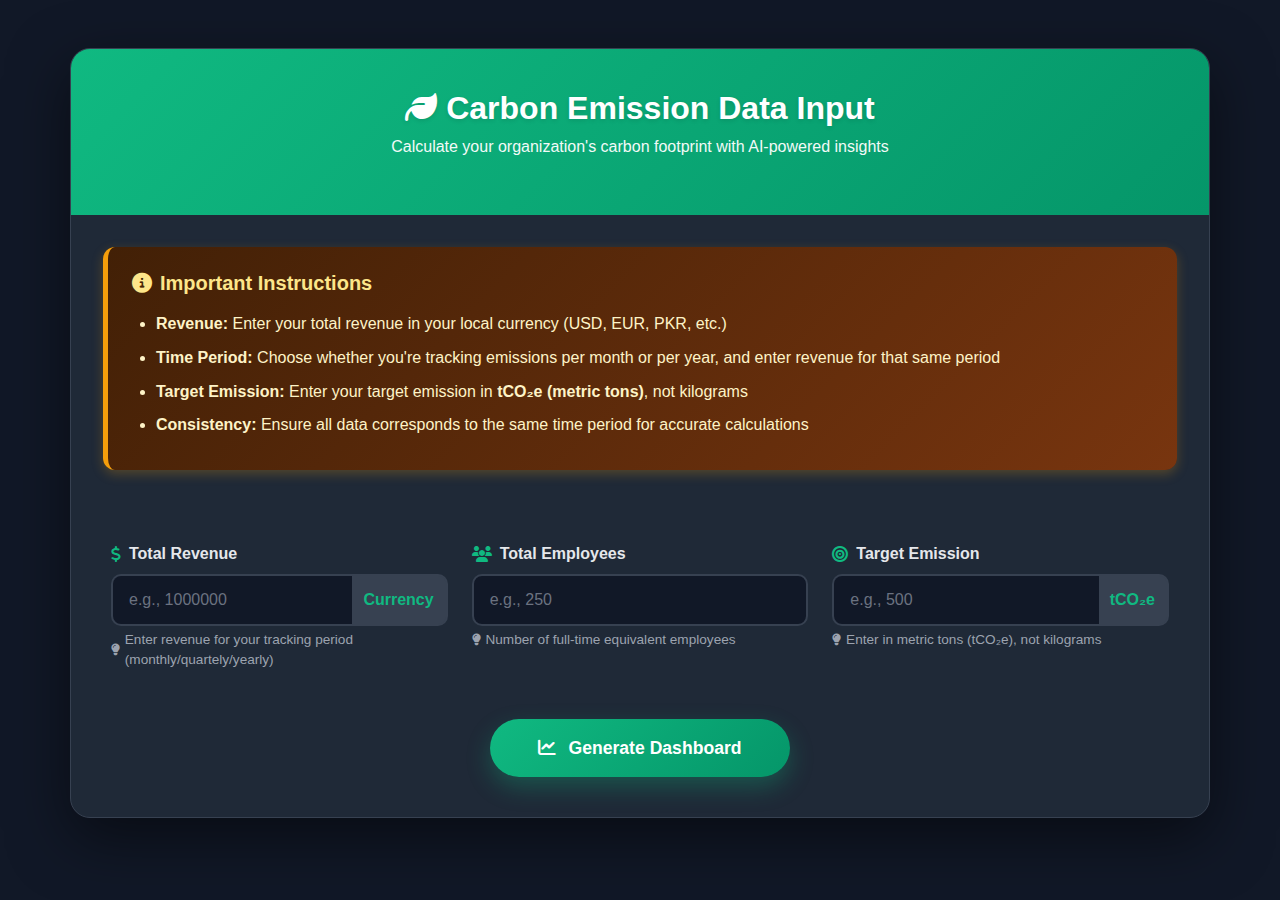
<file: templates/summary_input.html>
<!DOCTYPE html>
<html lang="en">
<head>
    <meta charset="UTF-8">
    <meta name="viewport" content="width=device-width, initial-scale=1.0">
    <title>Carbon Emission Data Input</title>
    <link href="https://cdn.jsdelivr.net/npm/bootstrap@5.3.0/dist/css/bootstrap.min.css" rel="stylesheet">
    <link href="https://cdnjs.cloudflare.com/ajax/libs/font-awesome/6.4.0/css/all.min.css" rel="stylesheet">
    <style>
        :root {
            --primary-green: #10b981;
            --dark-green: #059669;
            --light-green: #d1fae5;
            --text-dark: #1f2937;
            --border-color: #374151;
            --bg-dark: #111827;
            --card-dark: #1f2937;
        }

        body {
            background: #111827;
            min-height: 100vh;
            font-family: 'Segoe UI', Tahoma, Geneva, Verdana, sans-serif;
        }

        .main-container {
            padding: 3rem 0;
        }

        .form-card {
            background: var(--card-dark);
            border-radius: 20px;
            box-shadow: 0 20px 60px rgba(0, 0, 0, 0.5);
            overflow: hidden;
            transition: transform 0.3s ease;
            border: 1px solid var(--border-color);
        }

        .form-card:hover {
            transform: translateY(-5px);
        }

        .card-header-custom {
            background: linear-gradient(135deg, var(--primary-green) 0%, var(--dark-green) 100%);
            padding: 2.5rem;
            text-align: center;
            color: white;
        }

        .card-header-custom h2 {
            font-size: 2rem;
            font-weight: 700;
            margin: 0;
            text-shadow: 0 2px 4px rgba(0, 0, 0, 0.1);
        }

        .card-header-custom .subtitle {
            font-size: 1rem;
            opacity: 0.95;
            margin-top: 0.5rem;
        }

        .instruction-box {
            background: linear-gradient(135deg, #422006 0%, #78350f 100%);
            border-left: 5px solid #f59e0b;
            padding: 1.5rem;
            border-radius: 12px;
            margin: 2rem;
            box-shadow: 0 4px 12px rgba(245, 158, 11, 0.25);
        }

        .instruction-box h5 {
            color: #fde68a;
            font-weight: 700;
            margin-bottom: 1rem;
            display: flex;
            align-items: center;
            gap: 0.5rem;
        }

        .instruction-box ul {
            margin-bottom: 0;
            padding-left: 1.5rem;
            color: #fef3c7;
        }

        .instruction-box li {
            margin-bottom: 0.5rem;
            line-height: 1.6;
        }

        .form-content {
            padding: 2.5rem;
        }

        .form-label {
            font-weight: 600;
            color: #e5e7eb;
            margin-bottom: 0.5rem;
            display: flex;
            align-items: center;
            gap: 0.5rem;
        }

        .form-label i {
            color: var(--primary-green);
        }

        .form-control {
            border: 2px solid var(--border-color);
            border-radius: 10px;
            padding: 0.75rem 1rem;
            font-size: 1rem;
            transition: all 0.3s ease;
            background: #111827;
            color: #e5e7eb;
        }

        .form-control::placeholder {
            color: #6b7280;
        }

        .form-control:focus {
            border-color: var(--primary-green);
            box-shadow: 0 0 0 0.2rem rgba(16, 185, 129, 0.15);
        }

        .form-control:hover:not(:focus) {
            border-color: var(--primary-green);
        }

        .input-group-text {
            background: #374151;
            border: 2px solid var(--border-color);
            border-left: none;
            color: #10b981;
            font-weight: 600;
            border-radius: 0 10px 10px 0;
        }

        .input-group .form-control {
            border-right: none;
            border-radius: 10px 0 0 10px;
        }

        .input-group .form-control:focus + .input-group-text {
            border-color: var(--primary-green);
        }

        .help-text {
            font-size: 0.85rem;
            color: #9ca3af;
            margin-top: 0.25rem;
            display: flex;
            align-items: center;
            gap: 0.3rem;
        }

        .help-text i {
            font-size: 0.75rem;
        }

        .btn-generate {
            background: linear-gradient(135deg, var(--primary-green) 0%, var(--dark-green) 100%);
            border: none;
            color: white;
            padding: 1rem 3rem;
            font-size: 1.1rem;
            font-weight: 600;
            border-radius: 50px;
            box-shadow: 0 10px 25px rgba(16, 185, 129, 0.3);
            transition: all 0.3s ease;
            display: inline-flex;
            align-items: center;
            gap: 0.75rem;
        }

        .btn-generate:hover {
            transform: translateY(-2px);
            box-shadow: 0 15px 35px rgba(16, 185, 129, 0.4);
        }

        .btn-generate:active {
            transform: translateY(0);
        }

        .input-wrapper {
            position: relative;
        }

        .input-icon {
            position: absolute;
            left: 1rem;
            top: 50%;
            transform: translateY(-50%);
            color: var(--primary-green);
            font-size: 1.1rem;
        }

        .input-with-icon {
            padding-left: 2.75rem;
        }

        @keyframes fadeInUp {
            from {
                opacity: 0;
                transform: translateY(20px);
            }
            to {
                opacity: 1;
                transform: translateY(0);
            }
        }

        .form-card {
            animation: fadeInUp 0.6s ease;
        }

        .col-md-4 {
            animation: fadeInUp 0.6s ease;
        }

        .col-md-4:nth-child(2) {
            animation-delay: 0.1s;
        }

        .col-md-4:nth-child(3) {
            animation-delay: 0.2s;
        }

        @media (max-width: 768px) {
            .card-header-custom h2 {
                font-size: 1.5rem;
            }
            
            .form-content {
                padding: 1.5rem;
            }
            
            .instruction-box {
                margin: 1.5rem;
            }
        }
    </style>
</head>
<body>
    <div class="container main-container">
        <div class="form-card">
            <div class="card-header-custom">
                <h2><i class="fas fa-leaf"></i> Carbon Emission Data Input</h2>
                <p class="subtitle">Calculate your organization's carbon footprint with AI-powered insights</p>
            </div>

            <div class="instruction-box">
                <h5><i class="fas fa-info-circle"></i> Important Instructions</h5>
                <ul>
                    <li><strong>Revenue:</strong> Enter your total revenue in your local currency (USD, EUR, PKR, etc.)</li>
                    <li><strong>Time Period:</strong> Choose whether you're tracking emissions per month or per year, and enter revenue for that same period</li>
                    <li><strong>Target Emission:</strong> Enter your target emission in <strong>tCO₂e (metric tons)</strong>, not kilograms</li>
                    <li><strong>Consistency:</strong> Ensure all data corresponds to the same time period for accurate calculations</li>
                </ul>
            </div>

            <form method="POST" action="/summary" class="form-content">
                <div class="row">
                    <div class="col-md-4 mb-4">
                        <label for="revenue" class="form-label">
                            <i class="fas fa-dollar-sign"></i> Total Revenue
                        </label>
                        <div class="input-group">
                            <input type="number" step="0.01" name="revenue" id="revenue" class="form-control" placeholder="e.g., 1000000" required>
                            <span class="input-group-text">Currency</span>
                        </div>
                        <small class="help-text">
                            <i class="fas fa-lightbulb"></i> Enter revenue for your tracking period (monthly/quartely/yearly)
                        </small>
                    </div>

                    <div class="col-md-4 mb-4">
                        <label for="employees" class="form-label">
                            <i class="fas fa-users"></i> Total Employees
                        </label>
                        <div class="input-wrapper">
                            <input type="number" name="employees" id="employees" class="form-control" placeholder="e.g., 250" required>
                        </div>
                        <small class="help-text">
                            <i class="fas fa-lightbulb"></i> Number of full-time equivalent employees
                        </small>
                    </div>

                    <div class="col-md-4 mb-4">
                        <label for="target_emission" class="form-label">
                            <i class="fas fa-bullseye"></i> Target Emission
                        </label>
                        <div class="input-group">
                            <input type="number" step="0.01" name="target_emission" id="target_emission" class="form-control" placeholder="e.g., 500" required>
                            <span class="input-group-text">tCO₂e</span>
                        </div>
                        <small class="help-text">
                            <i class="fas fa-lightbulb"></i> Enter in metric tons (tCO₂e), not kilograms
                        </small>
                    </div>
                </div>

                <div class="text-center mt-4">
                    <button type="submit" class="btn-generate">
                        <i class="fas fa-chart-line"></i> Generate Dashboard
                    </button>
                </div>
            </form>
        </div>
    </div>

    <script src="https://cdn.jsdelivr.net/npm/bootstrap@5.3.0/dist/js/bootstrap.bundle.min.js"></script>
    <script>
        // Add smooth animations on input focus
        document.querySelectorAll('.form-control').forEach(input => {
            input.addEventListener('focus', function() {
                this.parentElement.style.transform = 'scale(1.02)';
                this.parentElement.style.transition = 'transform 0.2s ease';
            });
            
            input.addEventListener('blur', function() {
                this.parentElement.style.transform = 'scale(1)';
            });
        });

        // Add ripple effect to button
        document.querySelector('.btn-generate').addEventListener('click', function(e) {
            let ripple = document.createElement('span');
            ripple.classList.add('ripple');
            this.appendChild(ripple);
            
            setTimeout(() => ripple.remove(), 600);
        });
    </script>
</body>
</html>
</file>
